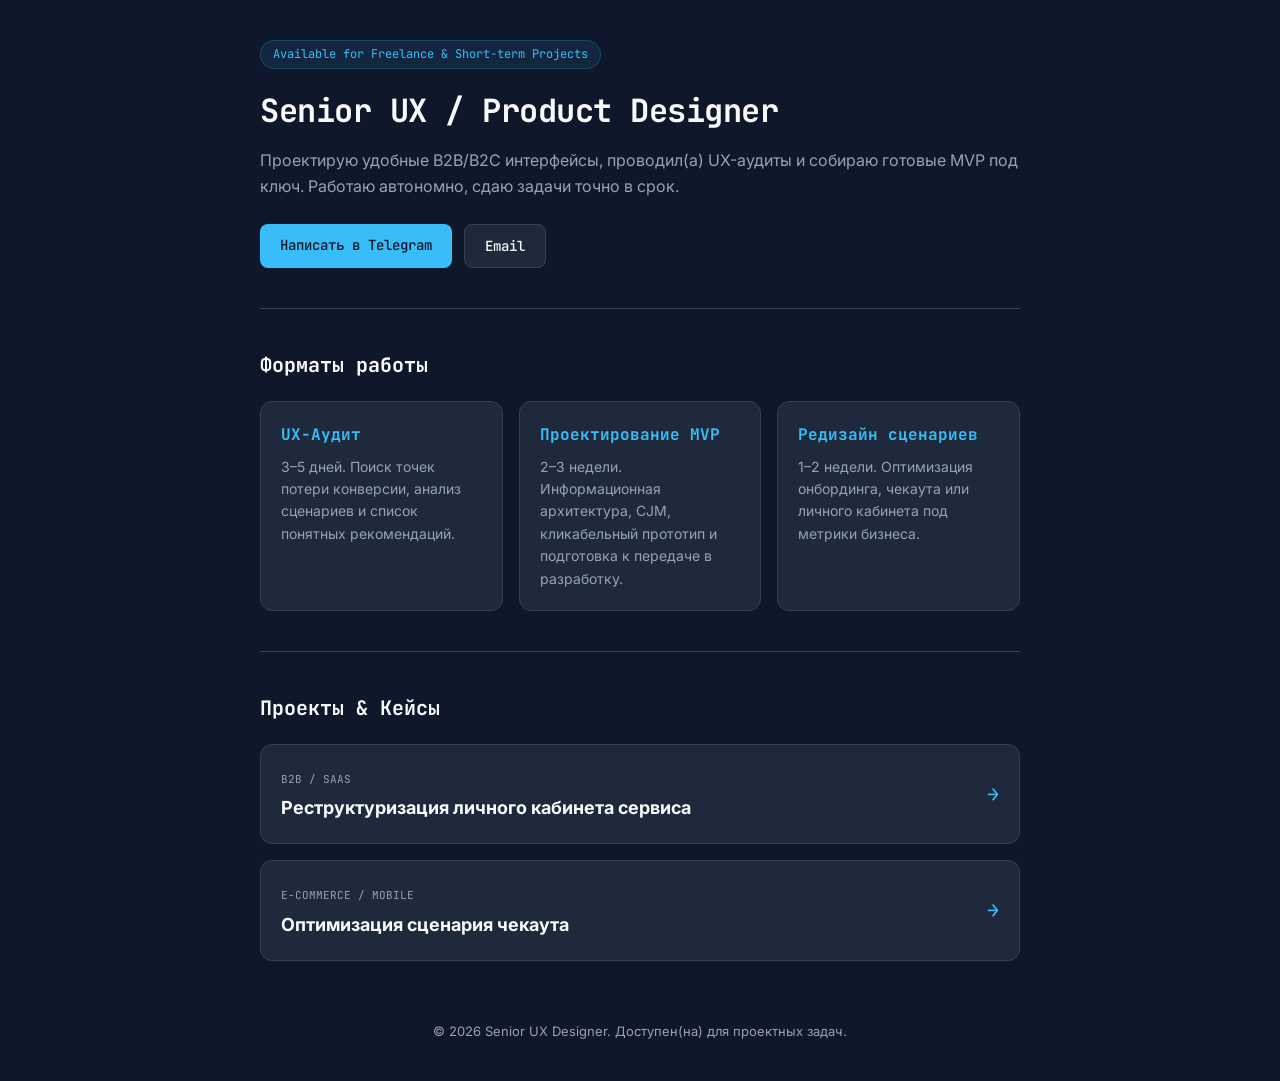
<file: index.html>
<!DOCTYPE html>
<html lang="ru">
<head>
  <meta charset="UTF-8">
  <meta name="viewport" content="width=device-width, initial-scale=1.0">
  <title>Senior UX Designer | Portfolio</title>
  <link rel="stylesheet" href="style.css">
  <!-- Подключение шрифтов Google Fonts -->
  <link rel="preconnect" href="https://fonts.googleapis.com">
  <link rel="preconnect" href="https://fonts.gstatic.com" crossorigin>
  <link href="https://fonts.googleapis.com/css2?family=JetBrains+Mono:wght@400;500;700&family=Inter:wght@400;500;600&display=swap" rel="stylesheet">
</head>
<body>

  <div class="container">
    
    <!-- Шапка / О себе -->
    <header class="hero">
      <span class="badge">Available for Freelance & Short-term Projects</span>
      <h1>Senior UX / Product Designer</h1>
      <p class="subtitle">
        Проектирую удобные B2B/B2C интерфейсы, проводил(а) UX-аудиты и собираю готовые MVP под ключ. Работаю автономно, сдаю задачи точно в срок.
      </p>
      <div class="contact-buttons">
        <a href="https://t.me/your_telegram" class="btn btn-primary" target="_blank">Написать в Telegram</a>
        <a href="mailto:your_email@domain.com" class="btn btn-secondary">Email</a>
      </div>
    </header>

    <hr class="divider">

    <!-- Секция с услугами / Форматы работы -->
    <section class="section">
      <h2>Форматы работы</h2>
      <div class="services-grid">
        <div class="service-card">
          <h3>UX-Аудит</h3>
          <p>3–5 дней. Поиск точек потери конверсии, анализ сценариев и список понятных рекомендаций.</p>
        </div>
        <div class="service-card">
          <h3>Проектирование MVP</h3>
          <p>2–3 недели. Информационная архитектура, CJM, кликабельный прототип и подготовка к передаче в разработку.</p>
        </div>
        <div class="service-card">
          <h3>Редизайн сценариев</h3>
          <p>1–2 недели. Оптимизация онбординга, чекаута или личного кабинета под метрики бизнеса.</p>
        </div>
      </div>
    </section>

    <hr class="divider">

    <!-- Избранные UX-кейсы -->
    <section class="section">
      <h2>Проекты & Кейсы</h2>

      <!-- Кейс 1 -->
      <details class="case-card">
        <summary class="case-header">
          <div>
            <span class="case-tag">B2B / SaaS</span>
            <h3>Реструктуризация личного кабинета сервиса</h3>
          </div>
          <span class="case-arrow">→</span>
        </summary>
        <div class="case-content">
          <p><strong>Проблема:</strong> Пользователи путались в сложной навигации, конверсия в повторную оплату падала.</p>
          <p><strong>Что сделано:</strong> Упростил(а) информационную архитектуру, спроектировал(а) новую дашборд-панель и сократил(а) целевое действие с 5 до 2 кликов.</p>
          <p><strong>Результат:</strong> Снижение количества обращений в техподдержку на 35%.</p>
          <a href="https://figma.com/proto/..." class="figma-link" target="_blank">⚡ Открыть интерактивный прототип в Figma</a>
        </div>
      </details>

      <!-- Кейс 2 -->
      <details class="case-card">
        <summary class="case-header">
          <div>
            <span class="case-tag">E-commerce / Mobile</span>
            <h3>Оптимизация сценария чекаута</h3>
          </div>
          <span class="case-arrow">→</span>
        </summary>
        <div class="case-content">
          <p><strong>Проблема:</strong> Высокий процент брошенных корзин на этапе выбора доставки.</p>
          <p><strong>Что сделано:</strong> Пересобрал(а) форму оформления заказа, добавил(а) автозаполнение и упростил(а) карту выбора ПВЗ.</p>
          <p><strong>Результат:</strong> Рост конверсии в успешную оплату на +12%.</p>
          <a href="https://figma.com/proto/..." class="figma-link" target="_blank">⚡ Открыть интерактивный прототип в Figma</a>
        </div>
      </details>

    </section>

    <!-- Футер -->
    <footer class="footer">
      <p>© 2026 Senior UX Designer. Доступен(на) для проектных задач.</p>
    </footer>

  </div>

</body>
</html>
</file>
<file: style.css>
/* Базовые настройки */
:root {
  --bg-color: #0f172a;
  --card-bg: #1e293b;
  --text-primary: #f8fafc;
  --text-secondary: #94a3b8;
  --accent-color: #38bdf8;
  --accent-hover: #0284c7;
  --border-color: #334155;
  --font-mono: 'JetBrains Mono', monospace;
  --font-sans: 'Inter', -apple-system, sans-serif;
}

* {
  box-sizing: border-box;
  margin: 0;
  padding: 0;
}

body {
  background-color: var(--bg-color);
  color: var(--text-primary);
  font-family: var(--font-sans);
  line-height: 1.6;
  padding: 40px 20px;
}

.container {
  max-width: 760px;
  margin: 0 auto;
}

/* Шапка */
.badge {
  display: inline-block;
  font-family: var(--font-mono);
  font-size: 12px;
  color: var(--accent-color);
  background: rgba(56, 189, 248, 0.1);
  padding: 4px 12px;
  border-radius: 20px;
  border: 1px solid rgba(56, 189, 248, 0.2);
  margin-bottom: 16px;
}

h1 {
  font-family: var(--font-mono);
  font-size: 32px;
  font-weight: 700;
  margin-bottom: 12px;
  letter-spacing: -0.5px;
}

.subtitle {
  color: var(--text-secondary);
  font-size: 16px;
  margin-bottom: 24px;
}

/* Кнопки */
.contact-buttons {
  display: flex;
  gap: 12px;
}

.btn {
  display: inline-block;
  padding: 10px 20px;
  border-radius: 8px;
  text-decoration: none;
  font-family: var(--font-mono);
  font-size: 14px;
  font-weight: 500;
  transition: all 0.2s ease;
}

.btn-primary {
  background-color: var(--accent-color);
  color: #0f172a;
}

.btn-primary:hover {
  background-color: var(--accent-hover);
  color: #ffffff;
}

.btn-secondary {
  background-color: var(--card-bg);
  color: var(--text-primary);
  border: 1px solid var(--border-color);
}

.btn-secondary:hover {
  border-color: var(--text-secondary);
}

/* Разделитель */
.divider {
  border: 0;
  height: 1px;
  background: var(--border-color);
  margin: 40px 0;
}

/* Секции */
h2 {
  font-family: var(--font-mono);
  font-size: 20px;
  margin-bottom: 20px;
}

/* Карточки услуг */
.services-grid {
  display: grid;
  grid-template-columns: repeat(auto-fit, minmax(220px, 1fr));
  gap: 16px;
}

.service-card {
  background: var(--card-bg);
  border: 1px solid var(--border-color);
  padding: 20px;
  border-radius: 12px;
}

.service-card h3 {
  font-family: var(--font-mono);
  font-size: 16px;
  color: var(--accent-color);
  margin-bottom: 8px;
}

.service-card p {
  font-size: 14px;
  color: var(--text-secondary);
}

/* Кейсы (Details / Summary) */
.case-card {
  background: var(--card-bg);
  border: 1px solid var(--border-color);
  border-radius: 12px;
  margin-bottom: 16px;
  overflow: hidden;
  transition: border-color 0.2s ease;
}

.case-card:hover {
  border-color: var(--text-secondary);
}

.case-header {
  padding: 20px;
  cursor: pointer;
  display: flex;
  justify-content: space-between;
  align-items: center;
  list-style: none;
}

.case-header::-webkit-details-marker {
  display: none;
}

.case-tag {
  font-family: var(--font-mono);
  font-size: 11px;
  color: var(--text-secondary);
  text-transform: uppercase;
}

.case-header h3 {
  font-size: 18px;
  margin-top: 4px;
}

.case-arrow {
  font-family: var(--font-mono);
  font-size: 20px;
  color: var(--accent-color);
  transition: transform 0.2s ease;
}

details[open] .case-arrow {
  transform: rotate(90deg);
}

.case-content {
  padding: 0 20px 20px 20px;
  border-top: 1px solid var(--border-color);
  margin-top: 10px;
  padding-top: 16px;
}

.case-content p {
  font-size: 14px;
  color: var(--text-secondary);
  margin-bottom: 10px;
}

.case-content strong {
  color: var(--text-primary);
}

.figma-link {
  display: inline-block;
  margin-top: 10px;
  font-family: var(--font-mono);
  font-size: 13px;
  color: var(--accent-color);
  text-decoration: none;
}

.figma-link:hover {
  text-decoration: underline;
}

/* Футер */
.footer {
  text-align: center;
  font-size: 13px;
  color: var(--text-secondary);
  margin-top: 60px;
}
</file>
